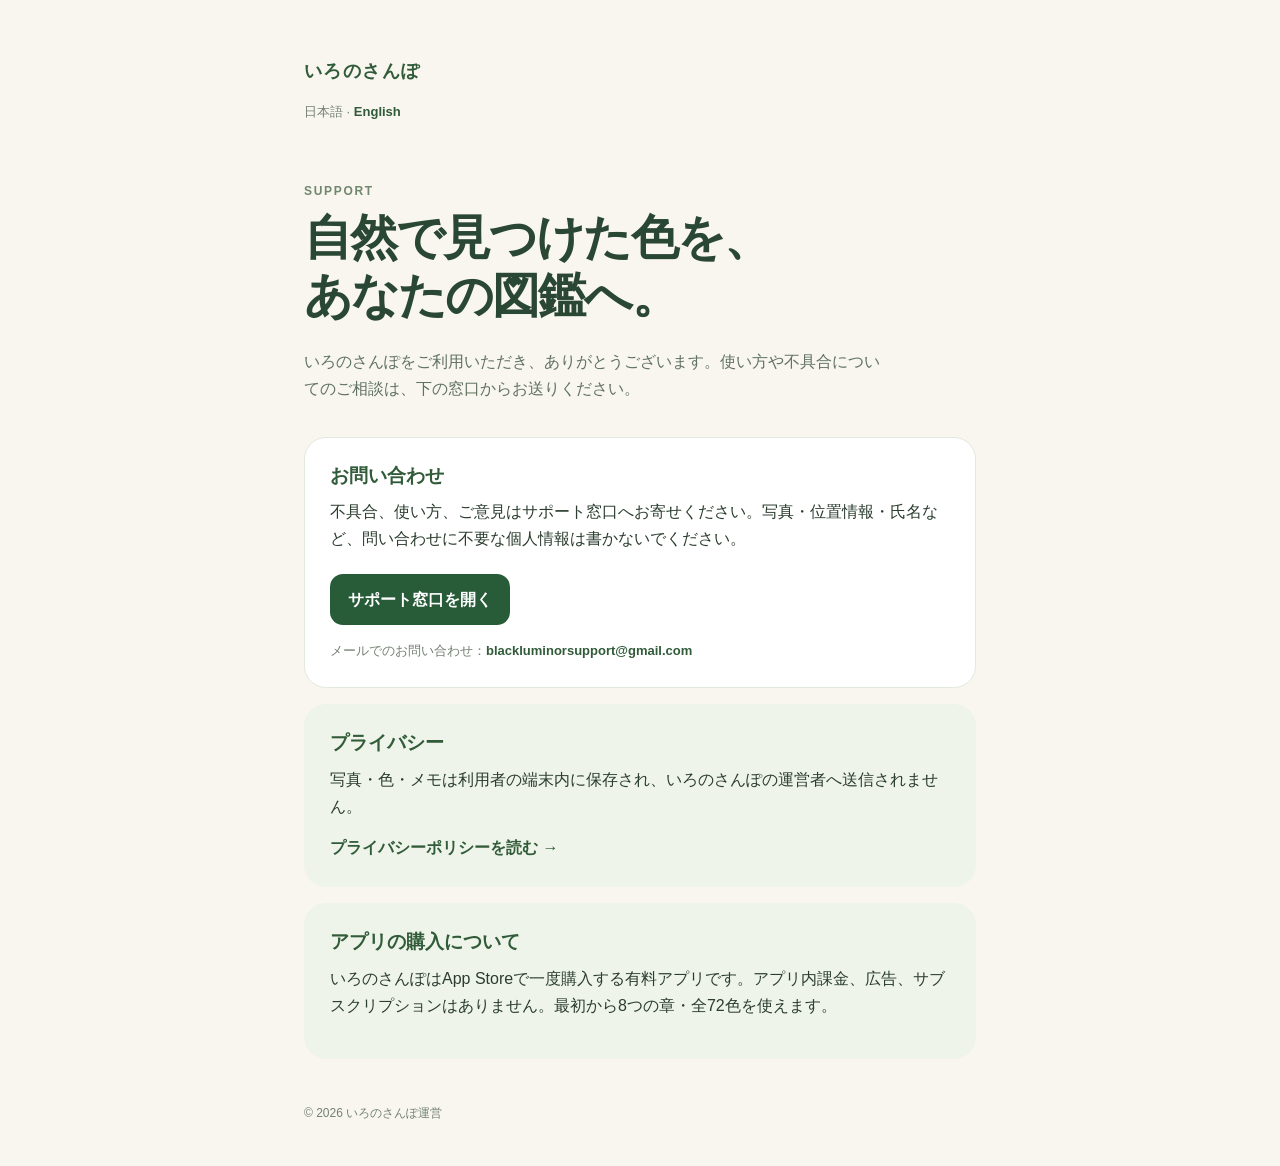
<file: index.html>
<!doctype html>
<html lang="ja">
  <head>
    <meta charset="utf-8">
    <meta name="viewport" content="width=device-width, initial-scale=1">
    <meta name="description" content="いろのさんぽのサポート窓口です。">
    <title>いろのさんぽ サポート</title>
    <link rel="stylesheet" href="style.css">
  </head>
  <body>
    <main class="page">
      <a class="brand" href="./">いろのさんぽ</a>
      <p class="language"><span aria-current="page">日本語</span> · <a href="en/">English</a></p>
      <p class="eyebrow">SUPPORT</p>
      <h1>自然で見つけた色を、<br>あなたの図鑑へ。</h1>
      <p class="lead">いろのさんぽをご利用いただき、ありがとうございます。使い方や不具合についてのご相談は、下の窓口からお送りください。</p>

      <section class="card">
        <h2>お問い合わせ</h2>
        <p>不具合、使い方、ご意見はサポート窓口へお寄せください。写真・位置情報・氏名など、問い合わせに不要な個人情報は書かないでください。</p>
        <a class="button" href="https://github.com/BlackLuminor/iro-no-sanpo-support/issues/new/choose">サポート窓口を開く</a>
        <p class="note">メールでのお問い合わせ：<a class="text-link" href="mailto:blackluminorsupport@gmail.com">blackluminorsupport@gmail.com</a></p>
      </section>

      <section class="card muted">
        <h2>プライバシー</h2>
        <p>写真・色・メモは利用者の端末内に保存され、いろのさんぽの運営者へ送信されません。</p>
        <a class="text-link" href="privacy.html">プライバシーポリシーを読む →</a>
      </section>

      <section class="card muted">
        <h2>アプリの購入について</h2>
        <p>いろのさんぽはApp Storeで一度購入する有料アプリです。アプリ内課金、広告、サブスクリプションはありません。最初から8つの章・全72色を使えます。</p>
      </section>

      <footer>© 2026 いろのさんぽ運営</footer>
    </main>
  </body>
</html>
</file>
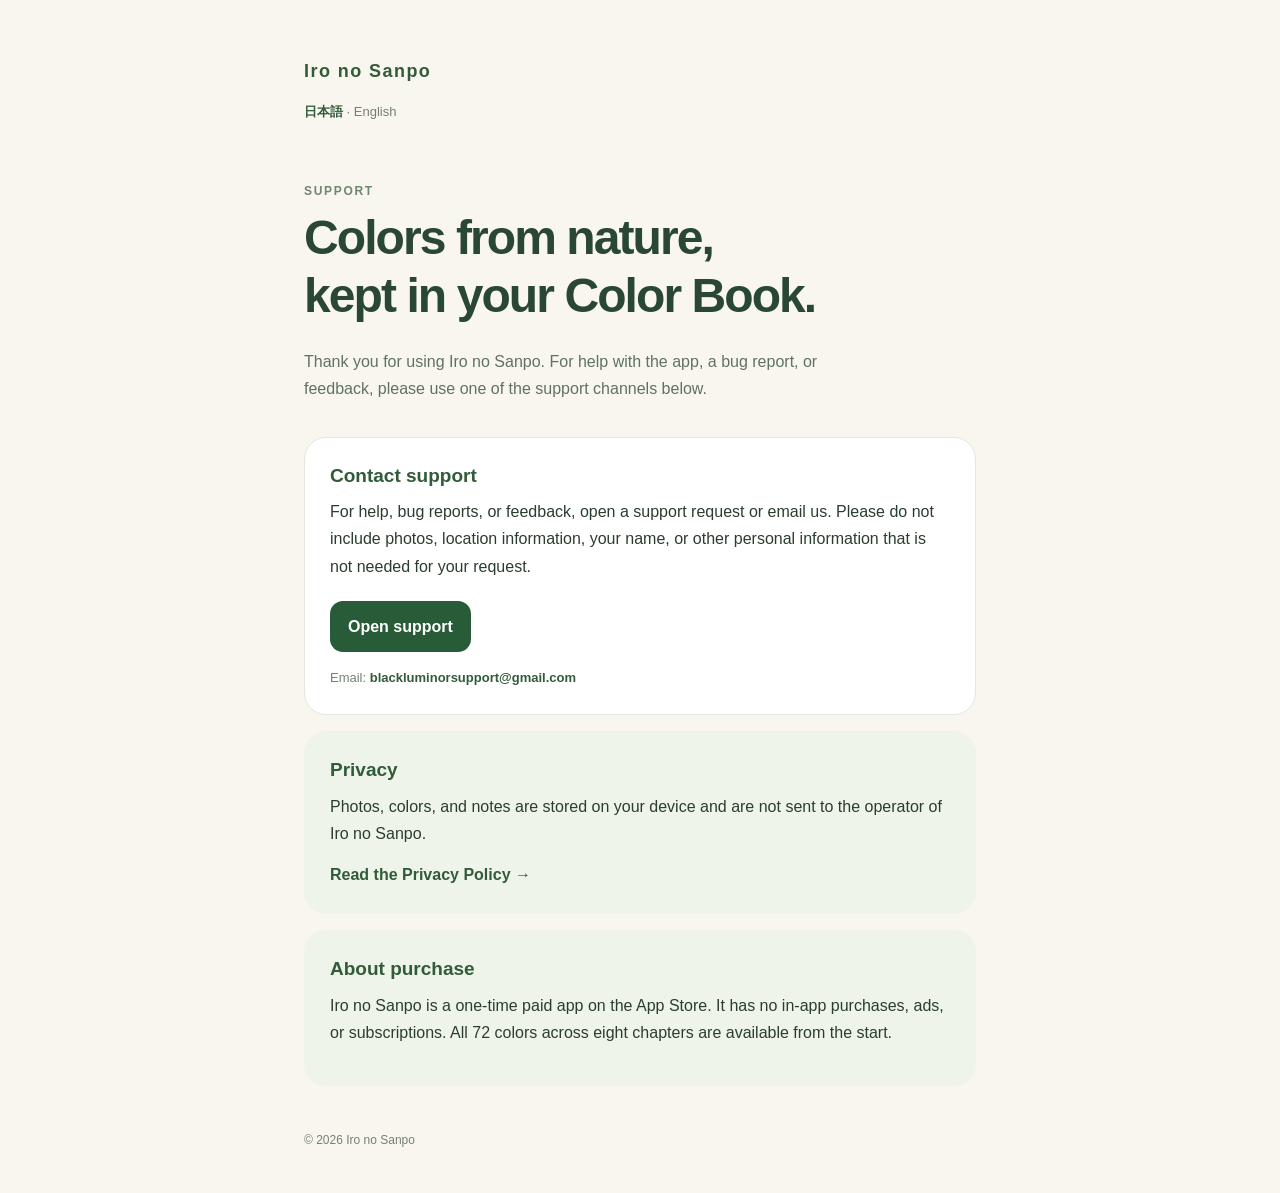
<file: en/index.html>
<!doctype html>
<html lang="en">
  <head>
    <meta charset="utf-8">
    <meta name="viewport" content="width=device-width, initial-scale=1">
    <meta name="description" content="Support for Iro no Sanpo.">
    <title>Iro no Sanpo Support</title>
    <link rel="stylesheet" href="../style.css">
  </head>
  <body>
    <main class="page">
      <a class="brand" href="./">Iro no Sanpo</a>
      <p class="language"><a href="../">日本語</a> · <span aria-current="page">English</span></p>
      <p class="eyebrow">SUPPORT</p>
      <h1>Colors from nature,<br>kept in your Color Book.</h1>
      <p class="lead">Thank you for using Iro no Sanpo. For help with the app, a bug report, or feedback, please use one of the support channels below.</p>

      <section class="card">
        <h2>Contact support</h2>
        <p>For help, bug reports, or feedback, open a support request or email us. Please do not include photos, location information, your name, or other personal information that is not needed for your request.</p>
        <a class="button" href="https://github.com/BlackLuminor/iro-no-sanpo-support/issues/new/choose">Open support</a>
        <p class="note">Email: <a class="text-link" href="mailto:blackluminorsupport@gmail.com">blackluminorsupport@gmail.com</a></p>
      </section>

      <section class="card muted">
        <h2>Privacy</h2>
        <p>Photos, colors, and notes are stored on your device and are not sent to the operator of Iro no Sanpo.</p>
        <a class="text-link" href="privacy.html">Read the Privacy Policy →</a>
      </section>

      <section class="card muted">
        <h2>About purchase</h2>
        <p>Iro no Sanpo is a one-time paid app on the App Store. It has no in-app purchases, ads, or subscriptions. All 72 colors across eight chapters are available from the start.</p>
      </section>

      <footer>© 2026 Iro no Sanpo</footer>
    </main>
  </body>
</html>
</file>
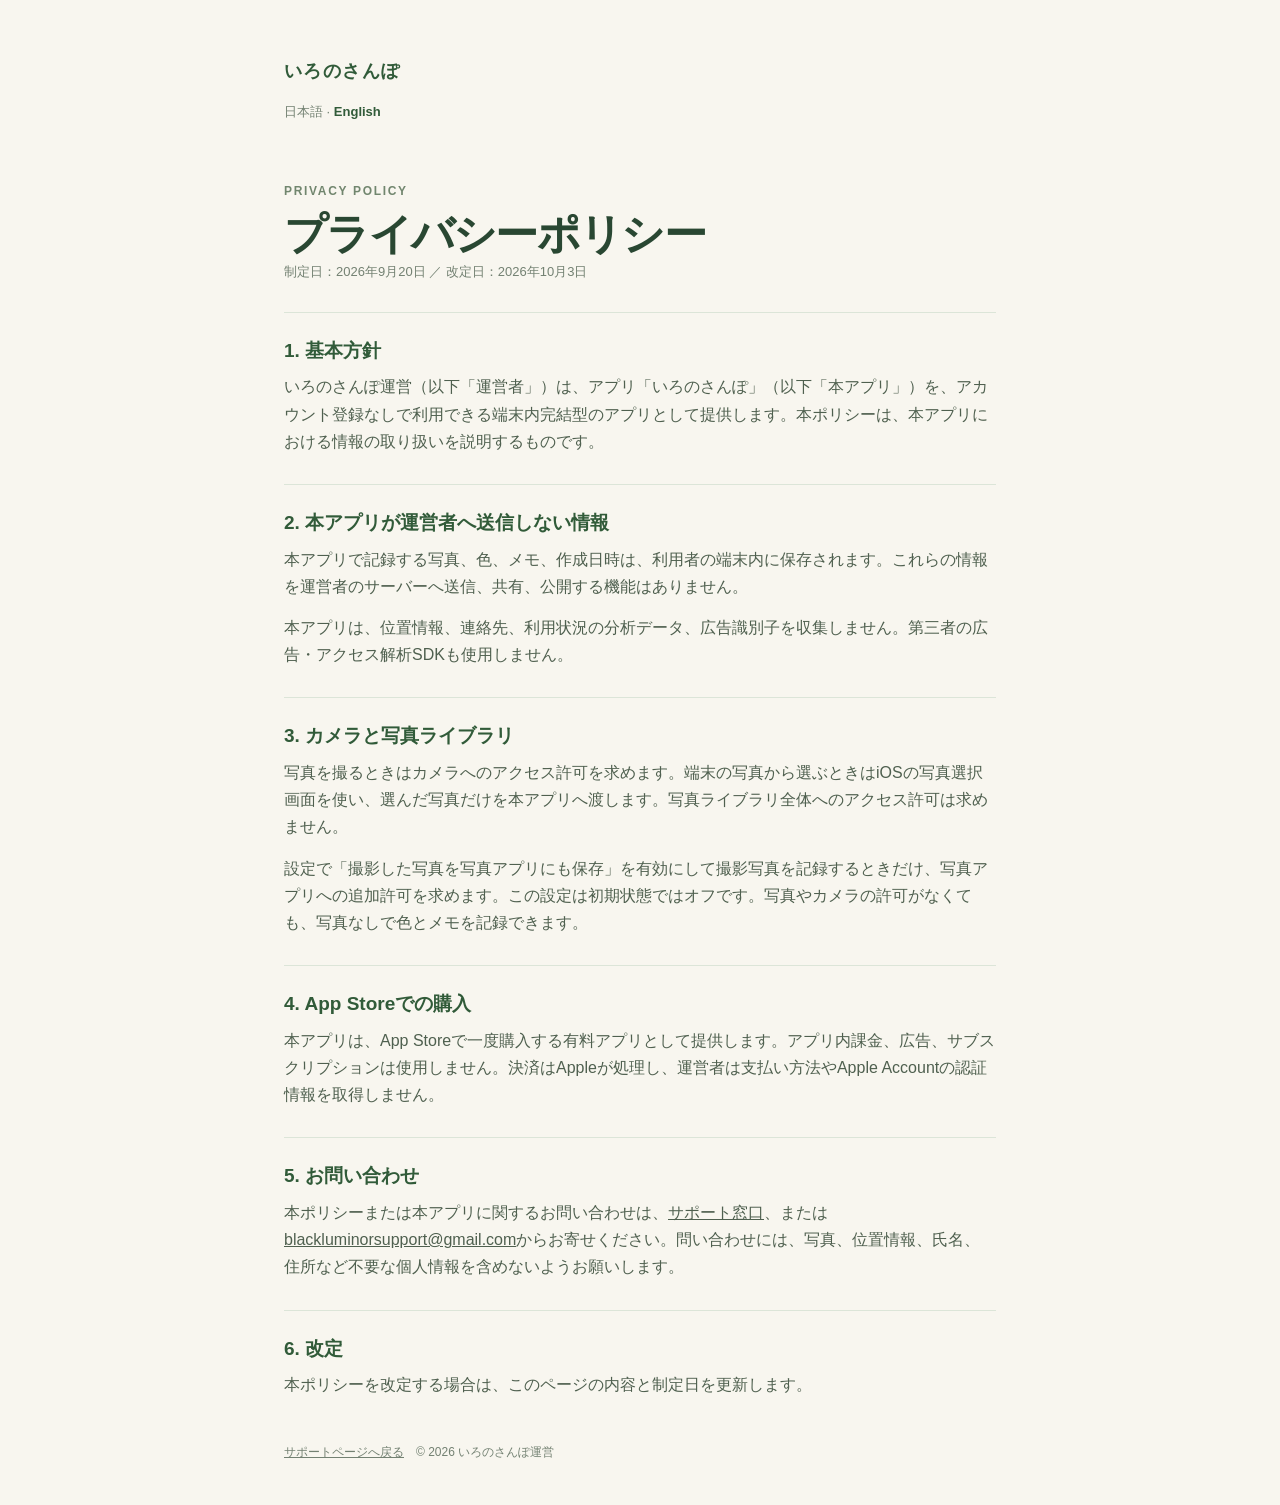
<file: privacy.html>
<!doctype html>
<html lang="ja">
  <head>
    <meta charset="utf-8">
    <meta name="viewport" content="width=device-width, initial-scale=1">
    <meta name="description" content="いろのさんぽのプライバシーポリシーです。">
    <title>プライバシーポリシー | いろのさんぽ</title>
    <link rel="stylesheet" href="style.css">
  </head>
  <body>
    <main class="page policy">
      <a class="brand" href="./">いろのさんぽ</a>
      <p class="language"><span aria-current="page">日本語</span> · <a href="en/privacy.html">English</a></p>
      <p class="eyebrow">PRIVACY POLICY</p>
      <h1>プライバシーポリシー</h1>
      <p class="updated">制定日：2026年9月20日 ／ 改定日：2026年10月3日</p>

      <section>
        <h2>1. 基本方針</h2>
        <p>いろのさんぽ運営（以下「運営者」）は、アプリ「いろのさんぽ」（以下「本アプリ」）を、アカウント登録なしで利用できる端末内完結型のアプリとして提供します。本ポリシーは、本アプリにおける情報の取り扱いを説明するものです。</p>
      </section>

      <section>
        <h2>2. 本アプリが運営者へ送信しない情報</h2>
        <p>本アプリで記録する写真、色、メモ、作成日時は、利用者の端末内に保存されます。これらの情報を運営者のサーバーへ送信、共有、公開する機能はありません。</p>
        <p>本アプリは、位置情報、連絡先、利用状況の分析データ、広告識別子を収集しません。第三者の広告・アクセス解析SDKも使用しません。</p>
      </section>

      <section>
        <h2>3. カメラと写真ライブラリ</h2>
        <p>写真を撮るときはカメラへのアクセス許可を求めます。端末の写真から選ぶときはiOSの写真選択画面を使い、選んだ写真だけを本アプリへ渡します。写真ライブラリ全体へのアクセス許可は求めません。</p>
        <p>設定で「撮影した写真を写真アプリにも保存」を有効にして撮影写真を記録するときだけ、写真アプリへの追加許可を求めます。この設定は初期状態ではオフです。写真やカメラの許可がなくても、写真なしで色とメモを記録できます。</p>
      </section>

      <section>
        <h2>4. App Storeでの購入</h2>
        <p>本アプリは、App Storeで一度購入する有料アプリとして提供します。アプリ内課金、広告、サブスクリプションは使用しません。決済はAppleが処理し、運営者は支払い方法やApple Accountの認証情報を取得しません。</p>
      </section>

      <section>
        <h2>5. お問い合わせ</h2>
        <p>本ポリシーまたは本アプリに関するお問い合わせは、<a href="https://github.com/BlackLuminor/iro-no-sanpo-support/issues/new/choose">サポート窓口</a>、または<a href="mailto:blackluminorsupport@gmail.com">blackluminorsupport@gmail.com</a>からお寄せください。問い合わせには、写真、位置情報、氏名、住所など不要な個人情報を含めないようお願いします。</p>
      </section>

      <section>
        <h2>6. 改定</h2>
        <p>本ポリシーを改定する場合は、このページの内容と制定日を更新します。</p>
      </section>

      <footer><a href="./">サポートページへ戻る</a>　© 2026 いろのさんぽ運営</footer>
    </main>
  </body>
</html>
</file>
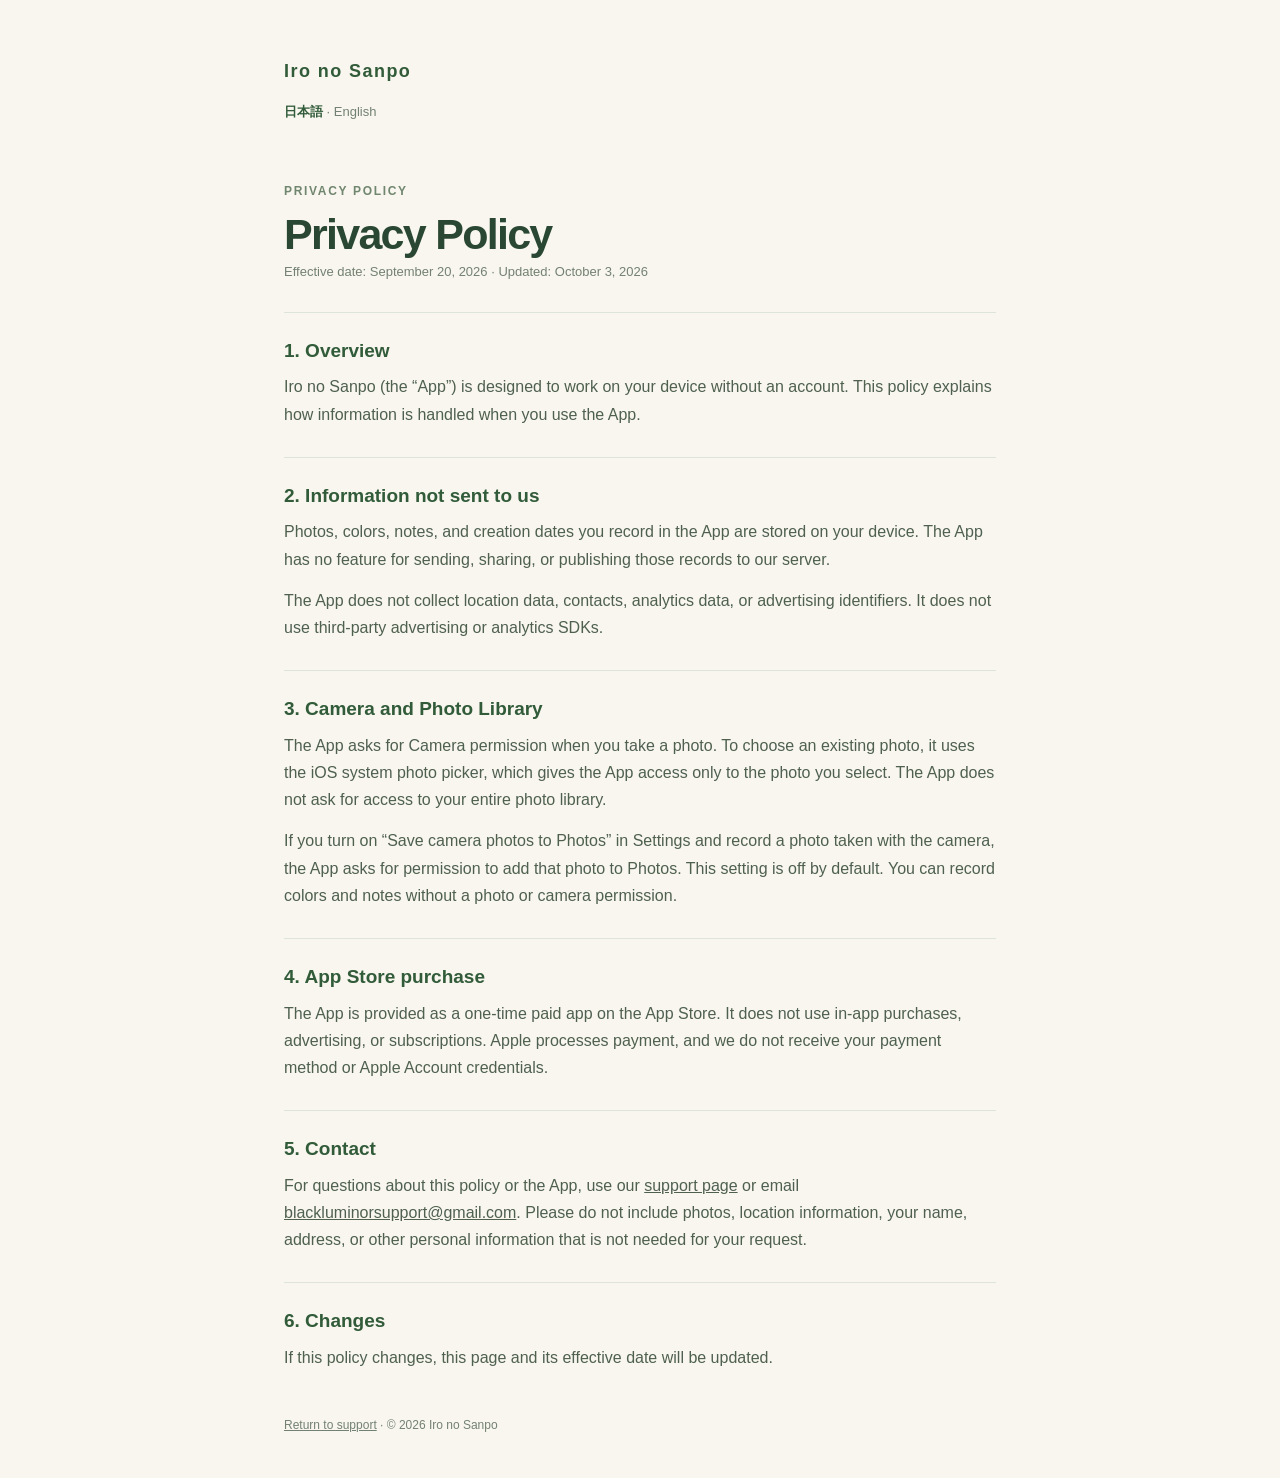
<file: en/privacy.html>
<!doctype html>
<html lang="en">
  <head>
    <meta charset="utf-8">
    <meta name="viewport" content="width=device-width, initial-scale=1">
    <meta name="description" content="Privacy Policy for Iro no Sanpo.">
    <title>Privacy Policy | Iro no Sanpo</title>
    <link rel="stylesheet" href="../style.css">
  </head>
  <body>
    <main class="page policy">
      <a class="brand" href="./">Iro no Sanpo</a>
      <p class="language"><a href="../privacy.html">日本語</a> · <span aria-current="page">English</span></p>
      <p class="eyebrow">PRIVACY POLICY</p>
      <h1>Privacy Policy</h1>
      <p class="updated">Effective date: September 20, 2026 · Updated: October 3, 2026</p>

      <section>
        <h2>1. Overview</h2>
        <p>Iro no Sanpo (the “App”) is designed to work on your device without an account. This policy explains how information is handled when you use the App.</p>
      </section>

      <section>
        <h2>2. Information not sent to us</h2>
        <p>Photos, colors, notes, and creation dates you record in the App are stored on your device. The App has no feature for sending, sharing, or publishing those records to our server.</p>
        <p>The App does not collect location data, contacts, analytics data, or advertising identifiers. It does not use third-party advertising or analytics SDKs.</p>
      </section>

      <section>
        <h2>3. Camera and Photo Library</h2>
        <p>The App asks for Camera permission when you take a photo. To choose an existing photo, it uses the iOS system photo picker, which gives the App access only to the photo you select. The App does not ask for access to your entire photo library.</p>
        <p>If you turn on “Save camera photos to Photos” in Settings and record a photo taken with the camera, the App asks for permission to add that photo to Photos. This setting is off by default. You can record colors and notes without a photo or camera permission.</p>
      </section>

      <section>
        <h2>4. App Store purchase</h2>
        <p>The App is provided as a one-time paid app on the App Store. It does not use in-app purchases, advertising, or subscriptions. Apple processes payment, and we do not receive your payment method or Apple Account credentials.</p>
      </section>

      <section>
        <h2>5. Contact</h2>
        <p>For questions about this policy or the App, use our <a href="https://github.com/BlackLuminor/iro-no-sanpo-support/issues/new/choose">support page</a> or email <a href="mailto:blackluminorsupport@gmail.com">blackluminorsupport@gmail.com</a>. Please do not include photos, location information, your name, address, or other personal information that is not needed for your request.</p>
      </section>

      <section>
        <h2>6. Changes</h2>
        <p>If this policy changes, this page and its effective date will be updated.</p>
      </section>

      <footer><a href="./">Return to support</a> · © 2026 Iro no Sanpo</footer>
    </main>
  </body>
</html>
</file>
<file: style.css>
:root { color: #2b3d2e; background: #f8f6ef; font-family: -apple-system, BlinkMacSystemFont, "Hiragino Sans", "Yu Gothic", sans-serif; line-height: 1.7; }
* { box-sizing: border-box; }
body { margin: 0; }
a { color: inherit; }
.page { margin: 0 auto; max-width: 720px; padding: 56px 24px 42px; }
.brand { color: #315b39; font-size: 18px; font-weight: 800; letter-spacing: .08em; text-decoration: none; }
.language { color: #738172; font-size: 13px; margin: 14px 0 0; }
.language a { color: #315b39; font-weight: 800; text-decoration: none; }
.eyebrow { color: #71866e; font-size: 12px; font-weight: 800; letter-spacing: .14em; margin: 58px 0 8px; }
h1 { color: #294732; font-size: clamp(30px, 8vw, 48px); letter-spacing: -.04em; line-height: 1.2; margin: 0; }
.lead { color: #607260; font-size: 16px; margin: 24px 0 34px; max-width: 580px; }
.card { background: #fff; border: 1px solid #e2e9df; border-radius: 22px; margin-top: 16px; padding: 25px; }
.card.muted { background: #eef4e9; border-color: transparent; }
h2 { color: #315b39; font-size: 19px; line-height: 1.35; margin: 0 0 10px; }
p { margin: 0 0 14px; }
.button { background: #285c39; border-radius: 13px; color: #fff; display: inline-block; font-weight: 800; margin: 7px 0 15px; padding: 12px 18px; text-decoration: none; }
.text-link { color: #315b39; font-weight: 800; text-decoration: none; }
.note, .updated { color: #738172; font-size: 13px; margin-bottom: 0; }
.policy { max-width: 760px; }
.policy h1 { font-size: clamp(30px, 7vw, 43px); }
.policy section { border-top: 1px solid #dce5d8; margin-top: 29px; padding-top: 25px; }
.policy section p { color: #4f604f; }
footer { color: #738172; font-size: 12px; margin-top: 44px; }
@media (max-width: 480px) { .page { padding-top: 36px; } .eyebrow { margin-top: 42px; } .card { padding: 21px; } }
</file>
